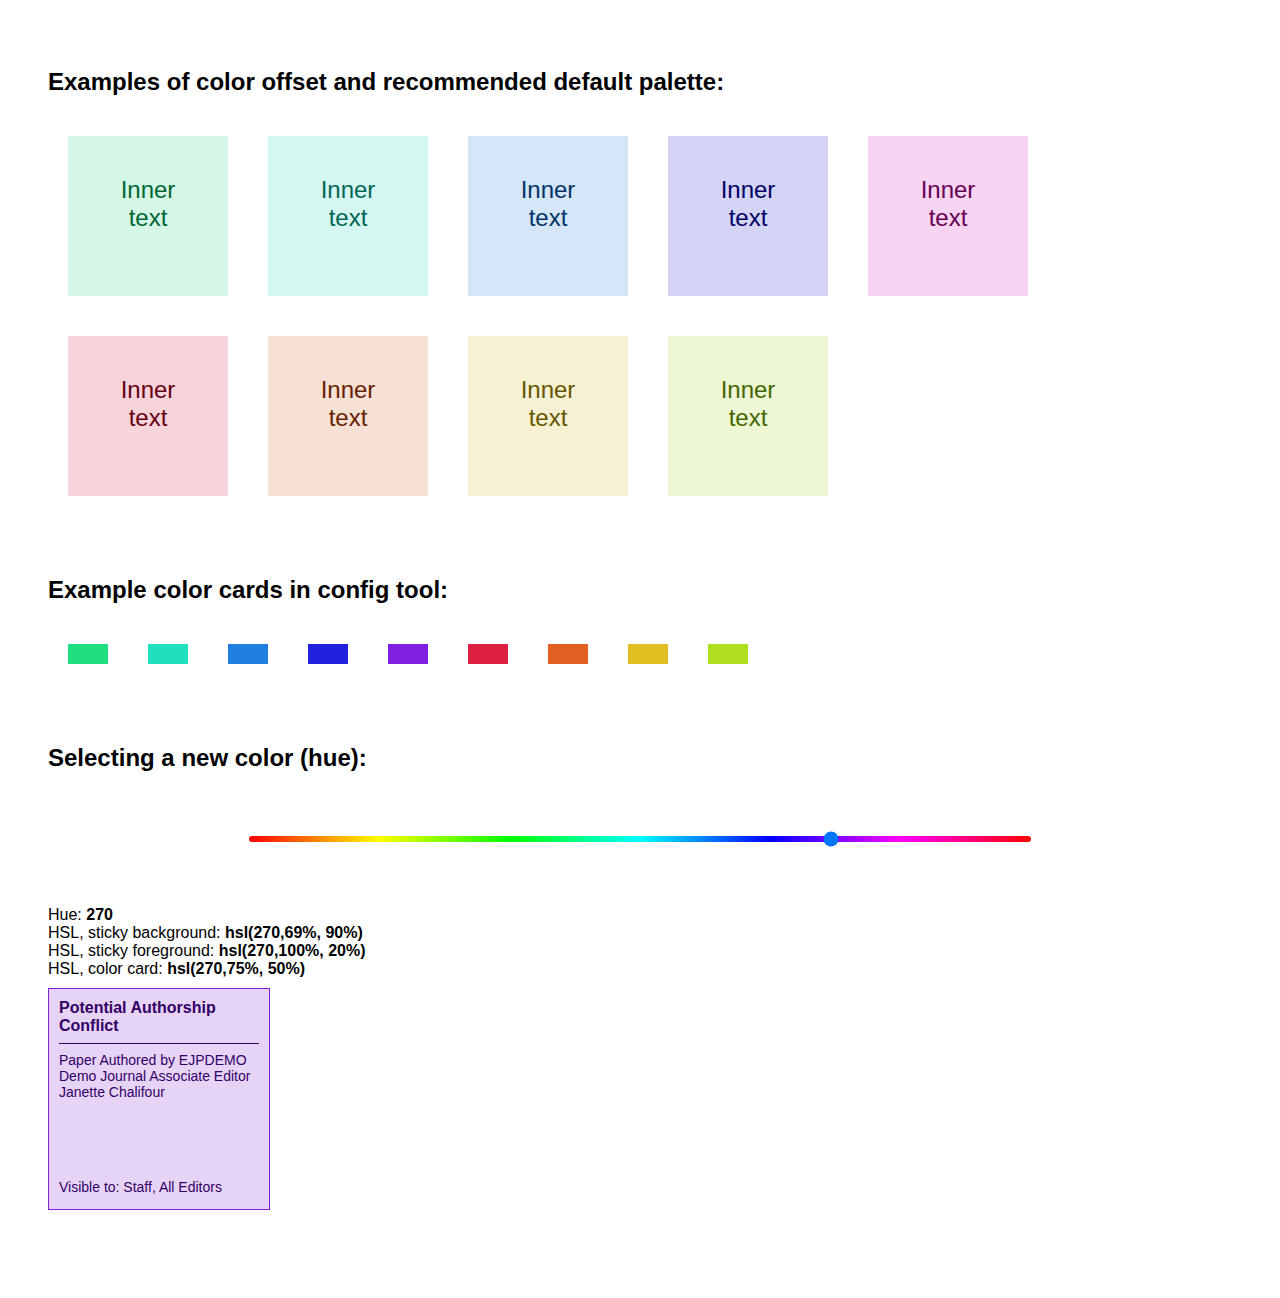
<file: ejp-stickies/stickies.html>
<!doctype html>
<html>
<head>
	<title>Sticky Note Mockup</title>
	<style>
		body{
			padding:40px;
			font-family:'Open Sans', sans-serif;
		}
		.sticky{
			padding:40px;
			font-size:24px;
			text-align:center;
			width:80px;
			height:80px;
			float:left;
			margin:20px;
		}
		.colorcard{
			float:left;
			margin:20px;
			width:40px;
			height:20px;
		}
		.page-section{
			overflow:auto;
			margin-bottom:40px;
		}
		.color-range{
		  position: relative;
		  z-index: 1;
		  appearance: none;
		  border-radius: 0.5em;
		  background-color: rgba(0,0,0,0.1);
		  height: 0.5em;
		  width: 66%;
		  display: block;
		  outline: none;
		  margin: 4rem auto;
		  transition: color 0.05s linear;
		  background: linear-gradient(to right, rgb(255,0,0), rgb(255,255,0), rgb(0,255,0),rgb(0,255,255),rgb(0,0,255),rgb(255,0,255),rgb(255,0,0));
		 }
		 .color-range:focus{
			outline: none;
		 }
		 .color-range:active, .color-range:hover:active{
			cursor:grabbing;
		 }
		 #preview-values div span, .color-contrast-value{
			font-weight:700;
		 }
		 #sticky-preview{
			margin-top:10px;
			padding:10px;
			border: 1px solid #aaa;
			width:200px;
			height:200px;
			position:relative;
		}
		#sticky-preview .sticky-heading{
			font-weight:700;
			border-bottom:1px solid #aaa;
			font-size:16px;
			margin-bottom:0.5em; 
			padding-bottom:0.5em;
		}
		#sticky-preview .sticky-body{
			font-size:14px;
		}
		#sticky-preview .sticky-visibility{
			font-size:14px;
			position: absolute;
			bottom:14px;
		}
		  
	</style>

</head>
<body>
<div class="page-section">
	<h2>Examples of color offset and recommended default palette:</h2>	
	<div class="sticky"style="background:hsl(150, 70%, 90%); color:hsl(150, 100%, 20%);">Inner text</div>
	<div class="sticky"style="background:hsl(170, 70%, 90%); color:hsl(170, 100%, 20%);">Inner text</div>
	<div class="sticky"style="background:hsl(210, 70%, 90%); color:hsl(210, 100%, 20%);">Inner text</div>
	<div class="sticky"style="background:hsl(240, 70%, 90%); color:hsl(240, 100%, 20%);">Inner text</div>
	<div class="sticky"style="background:hsl(310, 70%, 90%); color:hsl(310, 100%, 20%);">Inner text</div>
	<div class="sticky"style="background:hsl(350, 70%, 90%); color:hsl(350, 100%, 20%);">Inner text</div>
	<div class="sticky"style="background:hsl(20, 70%, 90%); color:hsl(20, 100%, 20%);">Inner text</div>
	<div class="sticky"style="background:hsl(50, 70%, 90%); color:hsl(50, 100%, 20%);">Inner text</div>
	<div class="sticky"style="background:hsl(75, 70%, 90%); color:hsl(80, 100%, 20%);">Inner text</div>
</div>
<div class="page-section">
	<h2>Example color cards in config tool:</h2>
	<div class="colorcard" style="background:hsl(150, 75%, 50%);"></div>
	<div class="colorcard" style="background:hsl(170, 75%, 50%);"></div>
	<div class="colorcard" style="background:hsl(210, 75%, 50%);"></div>
	<div class="colorcard" style="background:hsl(240, 75%, 50%);"></div>
	<div class="colorcard" style="background:hsl(270, 75%, 50%);"></div>
	<div class="colorcard" style="background:hsl(350, 75%, 50%);"></div>
	<div class="colorcard" style="background:hsl(20, 75%, 50%);"></div>
	<div class="colorcard" style="background:hsl(50, 75%, 50%);"></div>
	<div class="colorcard" style="background:hsl(75, 75%, 50%);"></div>
</div>

<div class="page-section">
	<h2>Selecting a new color (hue):</h2>
	
	<input class="color-range" type="range" min="0" max="100" value="75" title="Select a hue">
	<div id="preview-values">
		<div id="value1">Hue: <span></span></div>
		<div id="value2">HSL, sticky background: <span></span></div>
		<div id="value3">HSL, sticky foreground: <span></span></div>
		<div id="value4">HSL, color card: <span></span></div>
	</div>
	<div id="sticky-preview" style="background:#ccc;">
		<div class="sticky-heading">Potential Authorship Conflict</div>
		<div class="sticky-body">Paper Authored by EJPDEMO Demo Journal Associate Editor Janette Chalifour</div>
		<div class="sticky-visibility"><span>Visible to:</span> Staff, All Editors</div>
	</div>
</div>



	<script>
		let colorRange = document.querySelector('.color-range');
		let sticky = document.querySelector('#sticky-preview');
		
		//var colorChoice = document.getElementById("color-choice")



		colorRange.addEventListener('input', function(e) {
		  let hue = ((this.value/100)*360).toFixed(0);
		  let bghsl = "hsl(" + hue + ",69%, 90%)";
		  let fghsl = "hsl(" + hue + ",100%, 20%)";
		  let cardhsl = "hsl(" + hue + ",75%, 50%)";
		  
		  //colorChoice.style.color = hsl
		  //colorChoice.innerHTML = hsl
		  sticky.style.background = bghsl;
		  sticky.style.color = fghsl;
		  document.querySelector('#value1 span').innerText=hue;
		  document.querySelector('#value2 span').innerText=bghsl;
		  document.querySelector('#value3 span').innerText=fghsl;
		  document.querySelector('#sticky-preview .sticky-heading').style.borderColor=fghsl;
		  document.querySelector('#sticky-preview').style.borderColor=cardhsl;
		  document.querySelector('#value4 span').innerText=cardhsl;
		  	  
		});
		
		var event = new Event('input');
		colorRange.dispatchEvent(event);
	</script>
	
</body>
</html>
</file>
